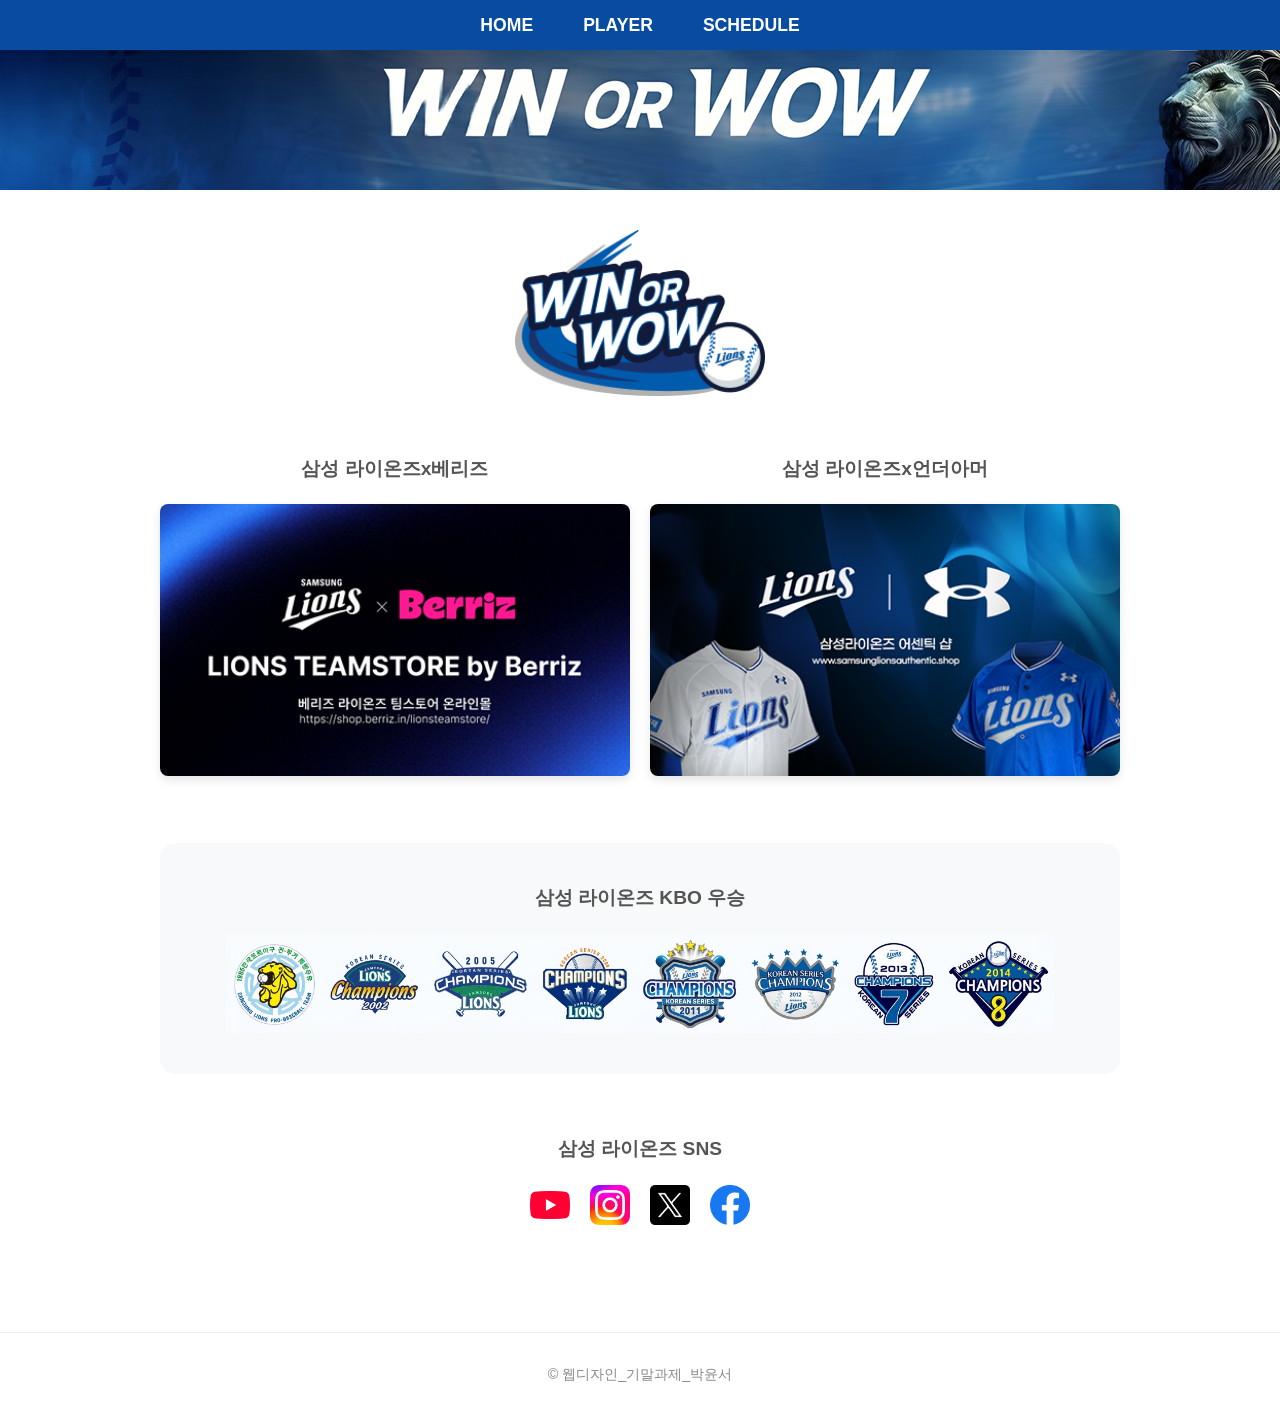
<file: index.html>
<!DOCTYPE html>
<html lang="ko">
<head>
    <meta charset="UTF-8">
    <meta name="viewport" content="width=device-width, initial-scale=1.0">
    <title>Samsung Lions - Home</title>
    <link rel="stylesheet" href="index.css">
</head>
<body>
    <nav>
        <div class="menu-trigger" id="menu-trigger">
            <span></span>
            <span></span>
            <span></span>
        </div>

        <ul id="nav-menu">
            <li><a href="index.html">HOME</a></li>
            <li><a href="player.html">PLAYER</a></li>
            <li><a href="schedule.html">SCHEDULE</a></li>
        </ul>
    </nav>
    <header>
        </header>
    <main>
        <div class="logo">
            <img src="wow.png" alt="WIN OR WOW Logo">
        </div>

        <section class="merchandise">
            <div class="merch-item">
                <h2>삼성 라이온즈x베리즈</h2>
                <a href="https://shop.berriz.in/ko/lionsteamstore" target="_blank">
                    <img src="berriz.png" alt="LIONS TEAMSTORE by Berriz">
                </a>
            </div>
            <div class="merch-item">
                <h2>삼성 라이온즈x언더아머</h2>
                <a href="https://www.samsunglionsauthentic.shop/main/index.php" target="_blank">
                    <img src="ua.png" alt="Lions Under Armour">
                </a>
            </div>
        </section>

        <section class="achievements">
            <h2>삼성 라이온즈 KBO 우승</h2>
            <div class="trophies">
                <img src="trophy.png" alt="Trophy">
            </div>
        </section>

        <section class="sns">
            <h2>삼성 라이온즈 SNS</h2>
            <div class="icons">
                <a href="https://www.youtube.com/@lionstv1982" target="_blank">
                    <img src="yt.png" alt="YouTube" class="sns-icon">
                </a>
                <a href="https://www.instagram.com/samsunglions_baseballclub" target="_blank">
                    <img src="ig.png" alt="Instagram" class="sns-icon">
                </a>
                <a href="https://x.com/twittlions" target="_blank">
                    <img src="x.png" alt="Twitter" class="sns-icon">
                </a>
                <a href="https://www.facebook.com/snssamsunglions" target="_blank">
                    <img src="fb.png" alt="Facebook" class="sns-icon">
                </a>
            </div>
        </section>
    </main>

    <footer>
        <p>&copy; 웹디자인_기말과제_박윤서</p>
    </footer>
    <script>
        const trigger = document.getElementById('menu-trigger');
        const menu = document.getElementById('nav-menu');
        trigger.addEventListener('click', () => {
            menu.classList.toggle('active');
        });
    </script>
</body>
</html>
</file>
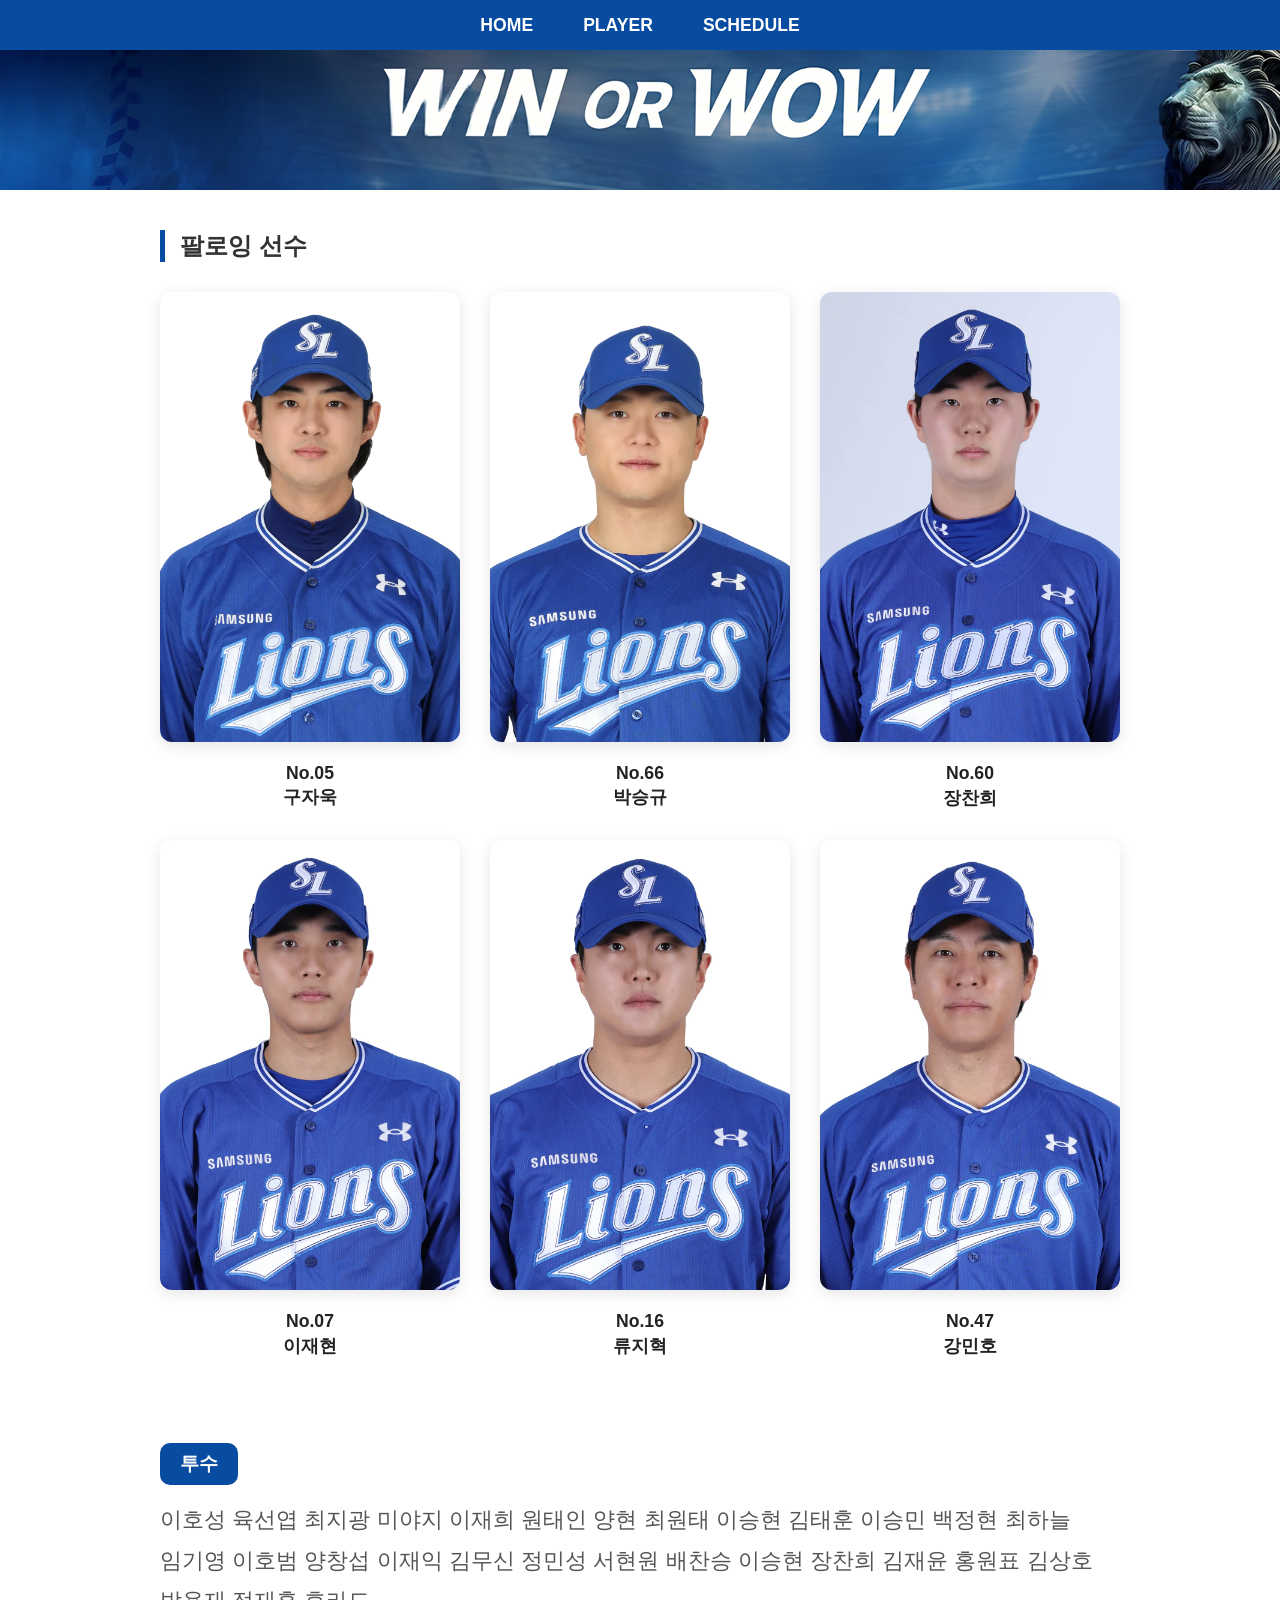
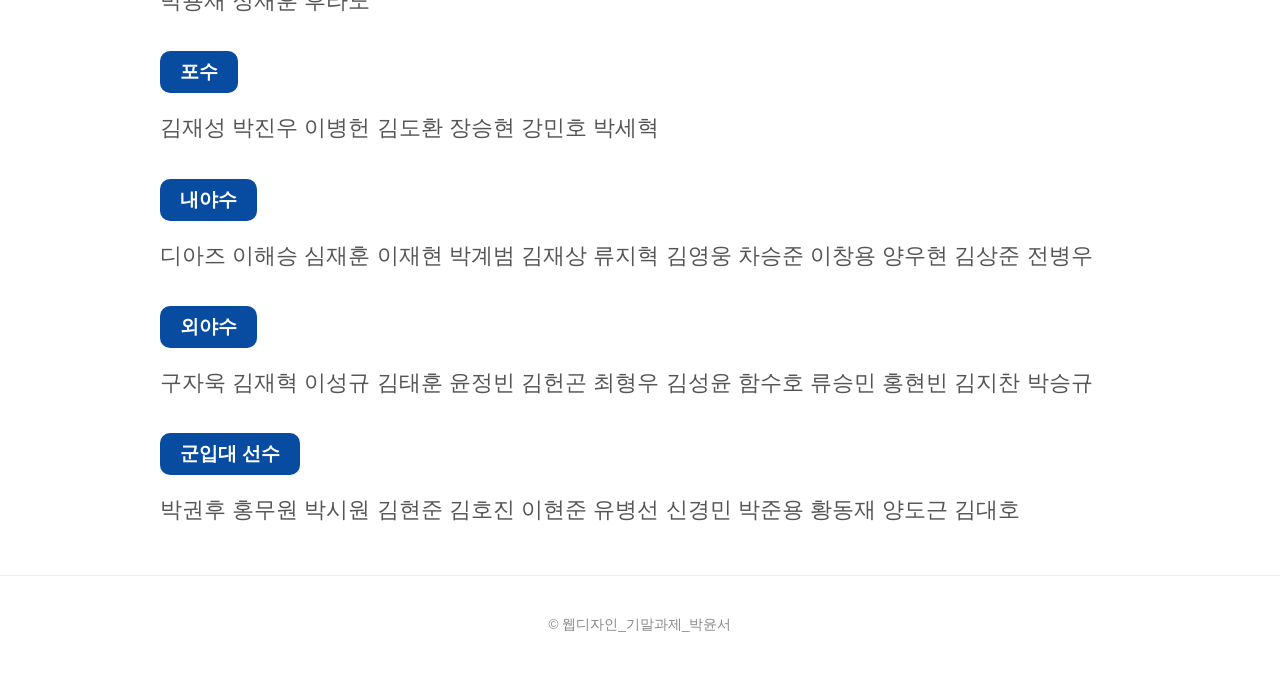
<file: player.html>
<!DOCTYPE html>
<html lang="ko">
<head>
    <meta charset="UTF-8">
    <meta name="viewport" content="width=device-width, initial-scale=1.0">
    <title>Samsung Lions - Player</title>
    <link rel="stylesheet" href="player.css"> </head>
    
<body>
    <nav>
        <div class="menu-trigger" id="menu-trigger">
            <span></span>
            <span></span>
            <span></span>
        </div>

        <ul id="nav-menu">
            <li><a href="index.html">HOME</a></li>
            <li><a href="player.html">PLAYER</a></li>
            <li><a href="schedule.html">SCHEDULE</a></li>
        </ul>
    </nav>
    <header>
        </header>

    <main>
        <h1>팔로잉 선수</h1>
        <div class="player-list">
            <div class="player-card">
                <img src="kjw.png" alt="No.05 구자욱">
                <p>No.05<br>구자욱</p>
            </div>
            <div class="player-card">
                <img src="psk.png" alt="No.66 박승규">
                <p>No.66<br>박승규</p>
            </div>
            <div class="player-card">
                <img src="jch.png" alt="No.60 장진희">
                <p>No.60<br>장찬희</p>
            </div>
            <div class="player-card">
                <img src="ljh.png" alt="No.07 이재현">
                <p>No.07<br>이재현</p>
            </div>
            <div class="player-card">
                <img src="rjh.png" alt="No.16 류지혁">
                <p>No.16<br>류지혁</p>
            </div>
            <div class="player-card">
                <img src="kmh.png" alt="No.47 강민호">
                <p>No.47<br>강민호</p>
            </div>
        </div>

        <button>투수</button>
        <p>이호성 육선엽 최지광 미야지 이재희 원태인 양현 최원태 이승현 김태훈 이승민 백정현 최하늘 임기영 이호범 양창섭 이재익 김무신 정민성 서현원 배찬승 이승현 장찬희 김재윤 홍원표 김상호 박용재 정재훈 후라도</p>

        <button>포수</button>
        <p>김재성 박진우 이병헌 김도환 장승현 강민호 박세혁</p>

        <button>내야수</button>
        <p>디아즈 이해승 심재훈 이재현 박계범 김재상 류지혁 김영웅 차승준 이창용 양우현 김상준 전병우</p>

        <button>외야수</button>
        <p>구자욱 김재혁 이성규 김태훈 윤정빈 김헌곤 최형우 김성윤 함수호 류승민 홍현빈 김지찬 박승규</p>

        <button>군입대 선수</button>
        <p>박권후 홍무원 박시원 김현준 김호진 이현준 유병선 신경민 박준용 황동재 양도근 김대호</p>
    </main>

    <footer>
        <p>&copy; 웹디자인_기말과제_박윤서</p>
    </footer>
    <script>
        const trigger = document.getElementById('menu-trigger');
        const menu = document.getElementById('nav-menu');
        trigger.addEventListener('click', () => {
            menu.classList.toggle('active');
        });
    </script>
</body>
</html>
</file>
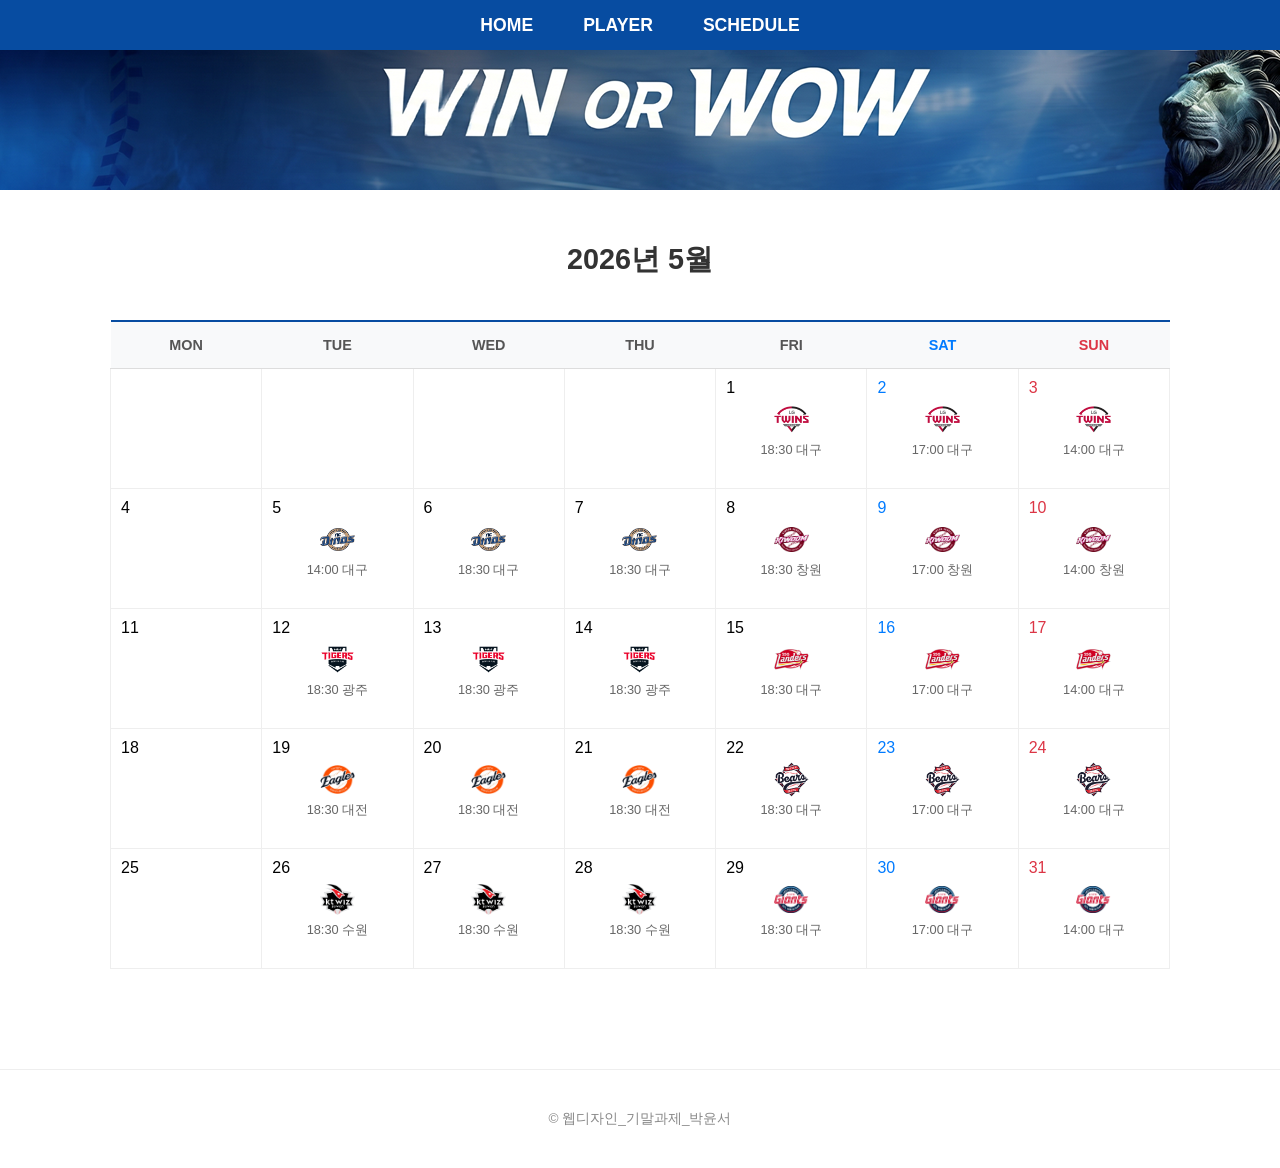
<file: schedule.html>
<!DOCTYPE html>
<html lang="ko">
<head>
    <meta charset="UTF-8">
    <meta name="viewport" content="width=device-width, initial-scale=1.0">
    <title>Samsung Lions - Schedule</title>
    <link rel="stylesheet" href="schedule.css">
</head>
<body>
    <nav>
        <div class="menu-trigger" id="menu-trigger">
            <span></span>
            <span></span>
            <span></span>
        </div>

        <ul id="nav-menu">
            <li><a href="index.html">HOME</a></li>
            <li><a href="player.html">PLAYER</a></li>
            <li><a href="schedule.html">SCHEDULE</a></li>
        </ul>
    </nav>
    <header>
        </header>

    <main>
        <h1>2026년 5월</h1>
        <table class="calendar">
            <thead>
                <tr>
                    <th>MON</th><th>TUE</th><th>WED</th><th>THU</th><th>FRI</th><th>SAT</th><th>SUN</th>
                </tr>
            </thead>
            <tbody>
                <tr>
                    <td></td><td></td><td></td><td></td>
                    <td>1<div class="match-info"><img src="lgtwins.png"> 18:30 대구</div></td>
                    <td>2<div class="match-info"><img src="lgtwins.png"> 17:00 대구</div></td>
                    <td>3<div class="match-info"><img src="lgtwins.png"> 14:00 대구</div></td>
                </tr>
                <tr>
                    <td>4</td>
                    <td>5<div class="match-info"><img src="nc.png"> 14:00 대구</div></td>
                    <td>6<div class="match-info"><img src="nc.png"> 18:30 대구</div></td>
                    <td>7<div class="match-info"><img src="nc.png"> 18:30 대구</div></td>
                    <td>8<div class="match-info"><img src="kiwoom.png"> 18:30 창원</div></td>
                    <td>9<div class="match-info"><img src="kiwoom.png"> 17:00 창원</div></td>
                    <td>10<div class="match-info"><img src="kiwoom.png"> 14:00 창원</div></td>
                </tr>
                <tr>
                    <td>11</td>
                    <td>12<div class="match-info"><img src="kia.png"> 18:30 광주</div></td>
                    <td>13<div class="match-info"><img src="kia.png"> 18:30 광주</div></td>
                    <td>14<div class="match-info"><img src="kia.png"> 18:30 광주</div></td>
                    <td>15<div class="match-info"><img src="ssg.png"> 18:30 대구</div></td>
                    <td>16<div class="match-info"><img src="ssg.png"> 17:00 대구</div></td>
                    <td>17<div class="match-info"><img src="ssg.png"> 14:00 대구</div></td>
                </tr>
                <tr>
                    <td>18</td>
                    <td>19<div class="match-info"><img src="hh.png"> 18:30 대전</div></td>
                    <td>20<div class="match-info"><img src="hh.png"> 18:30 대전</div></td>
                    <td>21<div class="match-info"><img src="hh.png"> 18:30 대전</div></td>
                    <td>22<div class="match-info"><img src="doosan.png"> 18:30 대구</div></td>
                    <td>23<div class="match-info"><img src="doosan.png"> 17:00 대구</div></td>
                    <td>24<div class="match-info"><img src="doosan.png"> 14:00 대구</div></td>
                </tr>
                <tr>
                    <td>25</td>
                    <td>26<div class="match-info"><img src="ktwiz.png"> 18:30 수원</div></td>
                    <td>27<div class="match-info"><img src="ktwiz.png"> 18:30 수원</div></td>
                    <td>28<div class="match-info"><img src="ktwiz.png"> 18:30 수원</div></td>
                    <td>29<div class="match-info"><img src="lotte.png"> 18:30 대구</div></td>
                    <td>30<div class="match-info"><img src="lotte.png"> 17:00 대구</div></td>
                    <td>31<div class="match-info"><img src="lotte.png"> 14:00 대구</div></td>
                </tr>
            </tbody>
        </table>
    </main>

    <footer>
        <p>&copy; 웹디자인_기말과제_박윤서</p>
    </footer>
    <script>
        const trigger = document.getElementById('menu-trigger');
        const menu = document.getElementById('nav-menu');
        trigger.addEventListener('click', () => {
            menu.classList.toggle('active');
        });
    </script>
</body>
</html>
</file>
<file: index.css>
* {
    margin: 0;
    padding: 0;
    box-sizing: border-box;
    font-family: 'Pretendard', -apple-system, sans-serif;
}

body {
    background-color: #ffffff;
    color: #333;
    line-height: 1.6;
}

/* 상단 네비게이션 바 */
nav {
    width: 100%;
    background-color: #074CA1; /* 불투명한 삼성 블루 */
    
    /* 높이를 직접 고정합니다 */
    height: 50px; 
    
    /* 기존의 padding이나 margin이 높이를 늘릴 수 있으므로 초기화합니다 */
    padding: 0; 
    margin: 0;
    display: flex;
    align-items: center; /* 글자를 세로 중앙으로 정렬 */
    position: relative;
    z-index: 100;
}

nav ul {
    display: flex;
    justify-content: center;
    list-style: none;
    gap: 50px;
    width: 100%;
    margin: 0;
    padding: 0;
}

nav ul li a {
    text-decoration: none;
    color: white;
    font-weight: bold;
    font-size: 1.1rem;
    line-height: 50px; /* nav의 height와 똑같이 맞추면 수직 중앙 정렬이 깔끔해집니다 */
}

/* 아래로 내려온 헤더 이미지 */
header {
    width: 100%;
    height: 140px; /* 고정 높이 */
    background: url('header.png') no-repeat center center;
    background-size: cover;
    display: block;
}

/* 메인 컨텐츠 */
main {
    max-width: 1000px;
    margin: 0 auto;
    padding: 40px 20px;
    text-align: center;
}

.logo img {
    width: 250px;
    margin-bottom: 50px;
}

/* 섹션 공통 */
section {
    margin-bottom: 60px;
}

h2 {
    font-size: 1.2rem;
    color: #555;
    margin-bottom: 20px;
    font-weight: 600;
}

/* 굿즈/팀스토어 섹션 */
.merchandise {
    display: grid;
    grid-template-columns: 1fr 1fr;
    gap: 20px;
}

.merchandise img {
    width: 100%;
    border-radius: 8px;
    box-shadow: 0 4px 10px rgba(0,0,0,0.1);
}

/* 우승 트로피 섹션 */
.achievements {
    background-color: #f8f9fa;
    padding: 40px 20px;
    border-radius: 15px;
}

.trophies {
    display: flex;
    justify-content: center;
    flex-wrap: wrap;
    gap: 15px;
}

.trophies img {
    height: 100px;
    max-width: 100%;
    object-fit: contain;
}

/* SNS 아이콘 공통 스타일 */
.sns .icons {
    display: flex;
    justify-content: center;
    gap: 20px;
    align-items: center;
}

.sns-icon {
    width: 40px;
    height: 40px;
    object-fit: contain;
    transition: transform 0.2s;
}

.sns-icon:hover {
    transform: scale(1.1);
}

footer {
    text-align: center;
    padding: 30px;
    font-size: 0.9rem;
    color: #888;
    border-top: 1px solid #eee;
}

/* 햄버거 버튼 기본 스타일 (평소엔 숨김) */
.menu-trigger {
    display: none;
    cursor: pointer;
    width: 30px;
    height: 20px;
    position: absolute;
    right: 20px;
    top: 15px;
}

.menu-trigger span {
    display: block;
    width: 100%;
    height: 3px;
    background-color: white;
    margin-bottom: 5px;
    transition: 0.3s;
}

/* 모바일/태블릿용 미디어 쿼리 */
@media (max-width: 768px) {
    .menu-trigger {
        display: block; /* 모바일에서 햄버거 버튼 표시 */
    }

    nav {
        height: auto; /* 높이 고정 해제 */
        padding: 10px 0;
    }

    #nav-menu {
        display: none; /* 기본적으로 메뉴 숨김 */
        flex-direction: column; /* 세로 나열 */
        width: 100%;
        background-color: #074CA1;
        padding-top: 50px; /* 버튼과 겹치지 않게 여백 */
        gap: 0;
    }

    #nav-menu.active {
        display: flex; /* 클릭 시 메뉴 보임 */
    }

    #nav-menu li {
        width: 100%;
        text-align: center;
        border-bottom: 1px solid rgba(255,255,255,0.1);
    }

    #nav-menu li a {
        display: block;
        padding: 15px 0;
    }
}
</file>
<file: player.css>
* {
    margin: 0;
    padding: 0;
    box-sizing: border-box;
    font-family: 'Pretendard', -apple-system, sans-serif;
}

body {
    background-color: #ffffff;
}

header {
    width: 100%;
    height: 140px;
    background: url('header.png') no-repeat center center;
    background-size: cover;
    display: block;
}

nav {
    width: 100%;
    background-color: #074CA1; /* 불투명한 삼성 블루 */
    
    /* 높이를 직접 고정합니다 */
    height: 50px; 
    
    /* 기존의 padding이나 margin이 높이를 늘릴 수 있으므로 초기화합니다 */
    padding: 0; 
    margin: 0;
    display: flex;
    align-items: center; /* 글자를 세로 중앙으로 정렬 */
    position: relative;
    z-index: 100;
}

nav ul {
    display: flex;
    justify-content: center;
    list-style: none;
    gap: 50px;
    width: 100%;
    margin: 0;
    padding: 0;
}

nav ul li a {
    text-decoration: none;
    color: white;
    font-weight: bold;
    font-size: 1.1rem;
    line-height: 50px; /* nav의 height와 똑같이 맞추면 수직 중앙 정렬이 깔끔해집니다 */
}

main {
    max-width: 1100px;
    margin: 30px auto;
    padding: 0 20px;
}

/* 메인 영역 */
main {
    max-width: 1000px;
    margin: 0 auto;
    padding: 40px 20px;
}

h1 {
    font-size: 1.5rem;
    color: #333;
    margin-bottom: 30px;
    border-left: 5px solid #074CA1;
    padding-left: 15px;
}

/* 선수 카드 그리드 */
.player-list {
    display: grid;
    grid-template-columns: repeat(3, 1fr); /* 3열 배치 */
    gap: 30px;
    margin-bottom: 60px;
}

.player-card {
    text-align: center;
    transition: transform 0.3s ease;
}

.player-card:hover {
    transform: translateY(-5px);
}

.player-card img {
    width: 100%;
    border-radius: 12px;
    box-shadow: 0 4px 15px rgba(0,0,0,0.1);
    margin-bottom: 15px;
}

.player-card p {
    font-weight: bold;
    font-size: 1.1rem;
    line-height: 1.4;
    color: #222;
}

/* 포지션별 버튼 및 텍스트 리스트 */
button {
    background-color: #074CA1;
    color: white;
    border: none;
    padding: 8px 20px;
    border-radius: 10px;
    font-weight: bold;
    font-size: 1.2rem;
    margin-top: 25px;
    margin-bottom: 15px;
    cursor: default;
}

main > p {
    font-size: 1.4rem;
    color: #555;
    word-break: keep-all;
    line-height: 1.8;
    margin-bottom: 5px;
}

/* 푸터 */
footer {
    text-align: center;
    padding: 40px;
    color: #888;
    font-size: 0.85rem;
    border-top: 1px solid #eee;
}

/* 햄버거 버튼 기본 스타일 (평소엔 숨김) */
.menu-trigger {
    display: none;
    cursor: pointer;
    width: 30px;
    height: 20px;
    position: absolute;
    right: 20px;
    top: 15px;
}

.menu-trigger span {
    display: block;
    width: 100%;
    height: 3px;
    background-color: white;
    margin-bottom: 5px;
    transition: 0.3s;
}

/* 모바일/태블릿용 미디어 쿼리 */
@media (max-width: 768px) {
    .menu-trigger {
        display: block; /* 모바일에서 햄버거 버튼 표시 */
    }

    nav {
        height: auto; /* 높이 고정 해제 */
        padding: 10px 0;
    }

    #nav-menu {
        display: none; /* 기본적으로 메뉴 숨김 */
        flex-direction: column; /* 세로 나열 */
        width: 100%;
        background-color: #074CA1;
        padding-top: 50px; /* 버튼과 겹치지 않게 여백 */
        gap: 0;
    }

    #nav-menu.active {
        display: flex; /* 클릭 시 메뉴 보임 */
    }

    #nav-menu li {
        width: 100%;
        text-align: center;
        border-bottom: 1px solid rgba(255,255,255,0.1);
    }

    #nav-menu li a {
        display: block;
        padding: 15px 0;
    }
}
</file>
<file: schedule.css>
* {
    margin: 0;
    padding: 0;
    box-sizing: border-box;
    font-family: 'Pretendard', -apple-system, sans-serif;
}

body {
    background-color: #ffffff;
}

header {
    width: 100%;
    height: 140px;
    background: url('header.png') no-repeat center center;
    background-size: cover;
    display: block;
}

nav {
    width: 100%;
    background-color: #074CA1; /* 불투명한 삼성 블루 */
    
    /* 높이를 직접 고정합니다 */
    height: 50px; 
    
    /* 기존의 padding이나 margin이 높이를 늘릴 수 있으므로 초기화합니다 */
    padding: 0; 
    margin: 0;
    display: flex;
    align-items: center; /* 글자를 세로 중앙으로 정렬 */
    position: relative;
    z-index: 100;
}

nav ul {
    display: flex;
    justify-content: center;
    list-style: none;
    gap: 50px;
    width: 100%;
    margin: 0;
    padding: 0;
}

nav ul li a {
    text-decoration: none;
    color: white;
    font-weight: bold;
    font-size: 1.1rem;
    line-height: 50px; /* nav의 height와 똑같이 맞추면 수직 중앙 정렬이 깔끔해집니다 */
}

main {
    max-width: 1100px;
    margin: 30px auto;
    padding: 0 20px;
}

/* 메인 영역 */
main {
    max-width: 1100px;
    margin: 0 auto;
    padding: 50px 20px;
}

h1 {
    font-size: 1.8rem;
    color: #333;
    text-align: center;
    margin-bottom: 40px;
    font-weight: 700;
}

/* 달력 스타일 */
.calendar {
    width: 100%;
    border-collapse: collapse;
    table-layout: fixed; /* 모든 열의 너비를 동일하게 */
    border-top: 2px solid #074CA1;
}

.calendar th {
    background-color: #f8f9fa;
    color: #555;
    padding: 15px;
    font-size: 0.9rem;
    border-bottom: 1px solid #ddd;
}

.calendar td {
    height: 120px;
    vertical-align: top;
    padding: 10px;
    border: 1px solid #eee;
    transition: background-color 0.2s;
}

.calendar td:hover {
    background-color: #fcfcfc;
}

/* 날짜 숫자 스타일 */
.calendar td br + img {
    margin-top: 10px;
}

/* 경기 정보 스타일 */
.match-info {
    display: flex;
    flex-direction: column;
    align-items: center;
    font-size: 0.8rem;
    color: #666;
    margin-top: 5px;
}

.calendar td img {
    width: 35px; /* 구단 로고 크기 */
    height: 35px;
    object-fit: contain;
    margin-bottom: 5px;
}

/* 토요일/일요일 색상 구분 */
.calendar th:nth-child(6), 
.calendar td:nth-child(6) {
    color: #007bff; /* 토요일 블루 */
}

.calendar th:nth-child(7), 
.calendar td:nth-child(7) {
    color: #dc3545; /* 일요일 레드 */
}

/* 푸터 */
footer {
    text-align: center;
    padding: 40px;
    color: #888;
    font-size: 0.85rem;
    border-top: 1px solid #eee;
    margin-top: 50px;
}

/* 햄버거 버튼 기본 스타일 (평소엔 숨김) */
.menu-trigger {
    display: none;
    cursor: pointer;
    width: 30px;
    height: 20px;
    position: absolute;
    right: 20px;
    top: 15px;
}

.menu-trigger span {
    display: block;
    width: 100%;
    height: 3px;
    background-color: white;
    margin-bottom: 5px;
    transition: 0.3s;
}

/* 모바일/태블릿용 미디어 쿼리 */
@media (max-width: 768px) {
    .menu-trigger {
        display: block; /* 모바일에서 햄버거 버튼 표시 */
    }

    nav {
        height: auto; /* 높이 고정 해제 */
        padding: 10px 0;
    }

    #nav-menu {
        display: none; /* 기본적으로 메뉴 숨김 */
        flex-direction: column; /* 세로 나열 */
        width: 100%;
        background-color: #074CA1;
        padding-top: 50px; /* 버튼과 겹치지 않게 여백 */
        gap: 0;
    }

    #nav-menu.active {
        display: flex; /* 클릭 시 메뉴 보임 */
    }

    #nav-menu li {
        width: 100%;
        text-align: center;
        border-bottom: 1px solid rgba(255,255,255,0.1);
    }

    #nav-menu li a {
        display: block;
        padding: 15px 0;
    }
}
</file>
